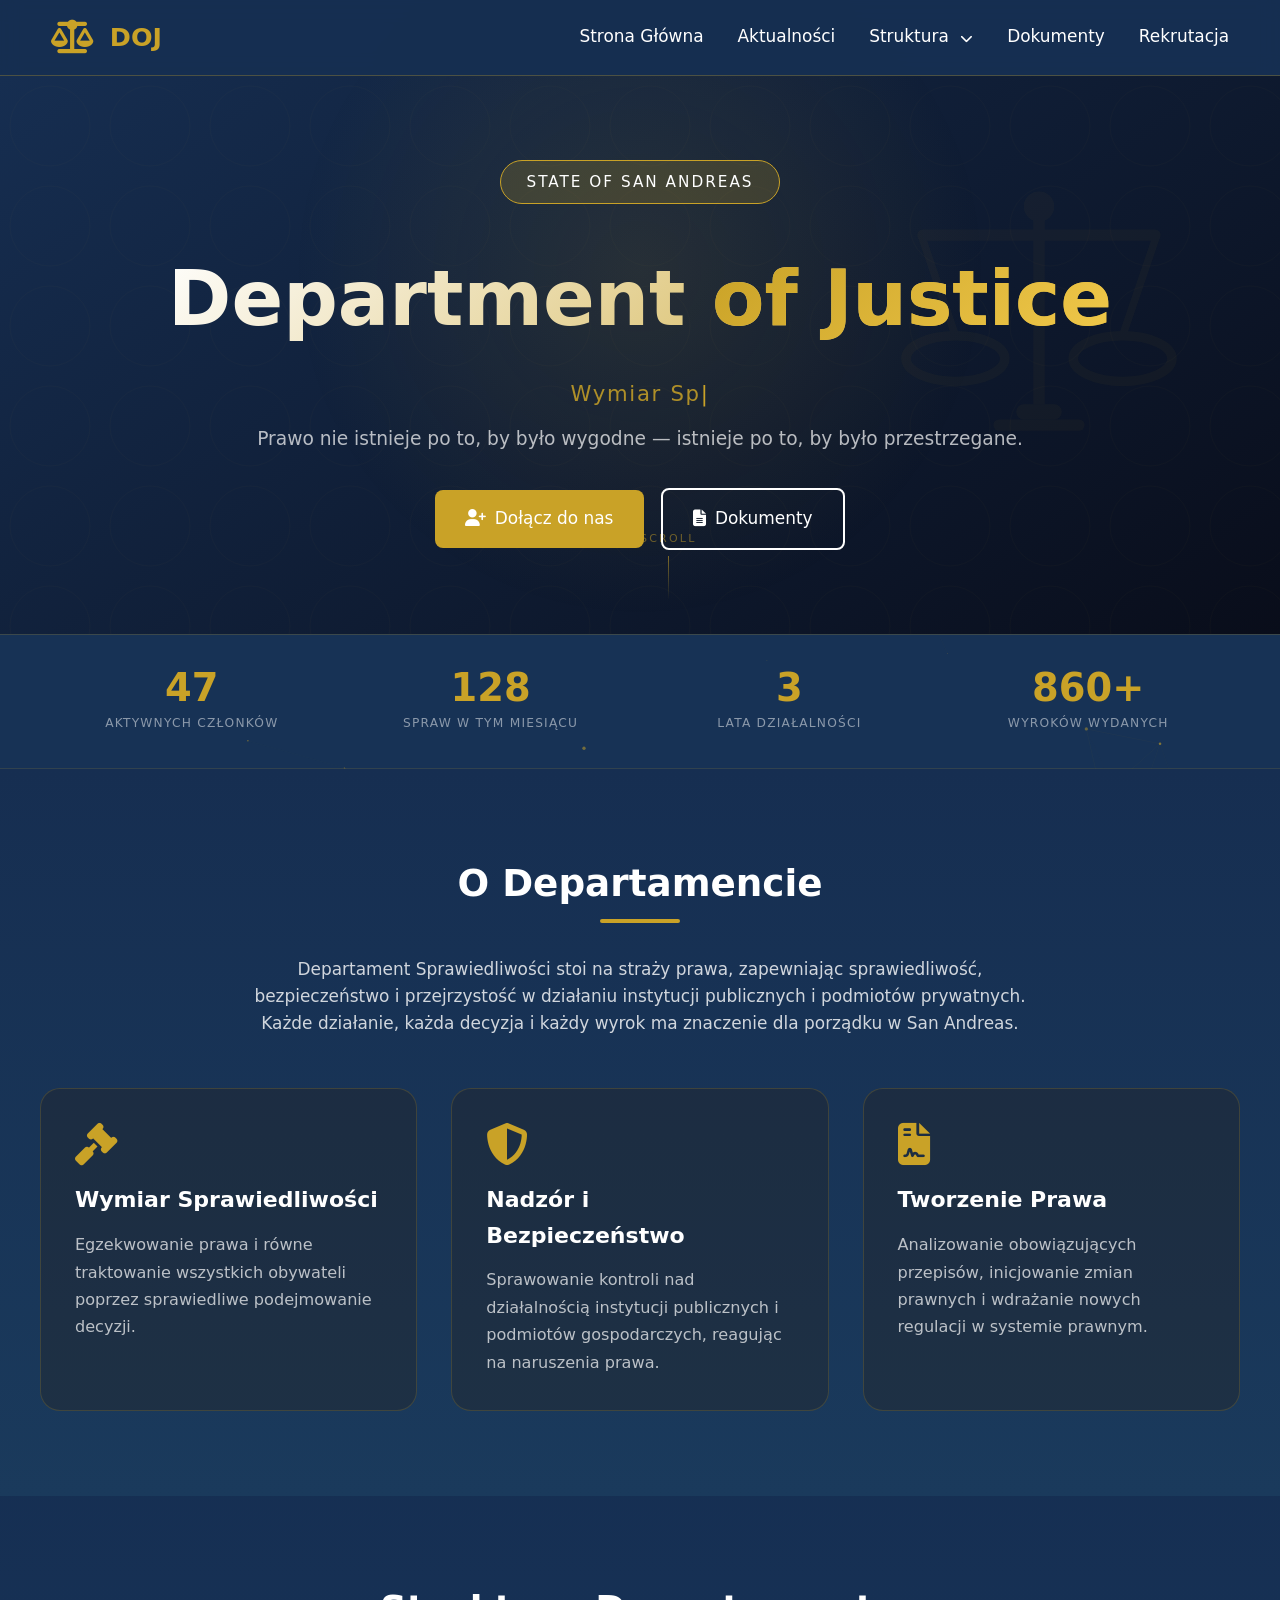
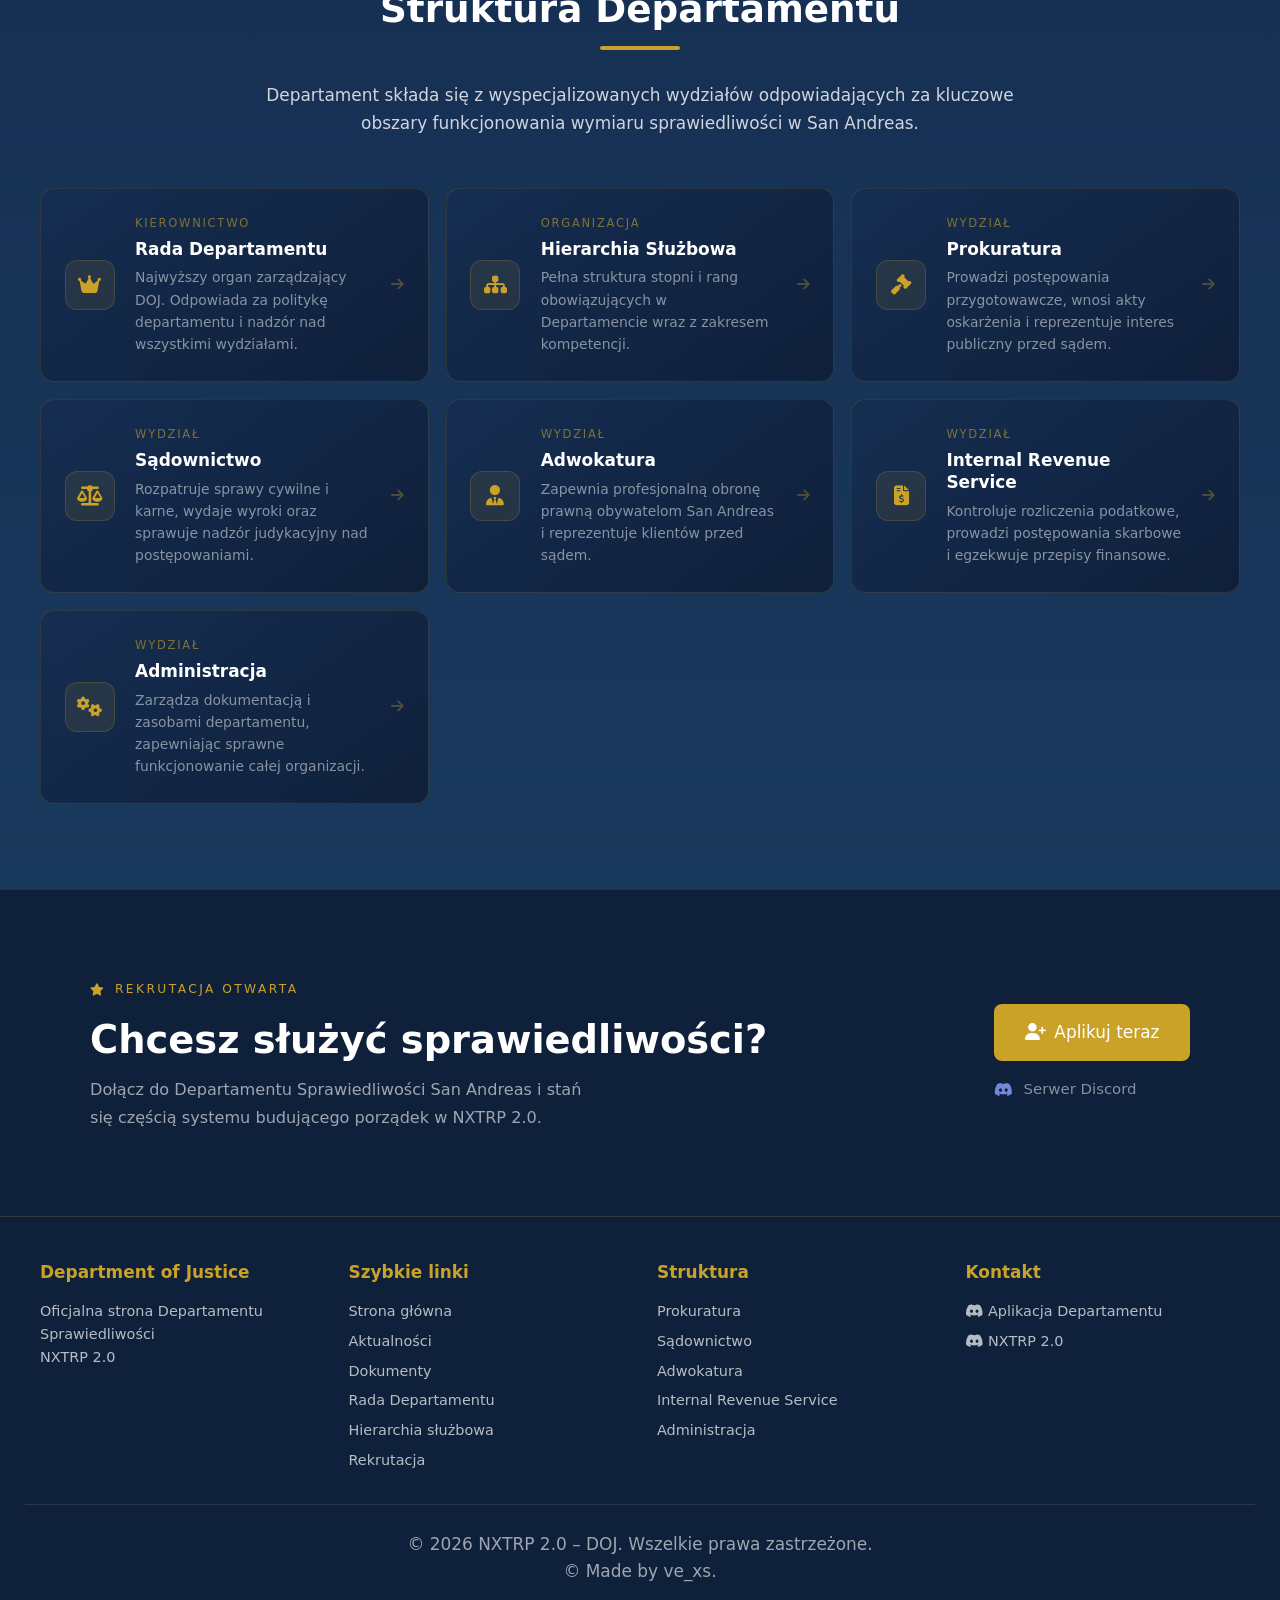
<file: index.html>
<!DOCTYPE html>
<html lang="pl">
<head>
    <meta charset="UTF-8">
    <meta name="viewport" content="width=device-width, initial-scale=1.0">
    <title>Department of Justice | NXTRP 2.0</title>
    <link href="https://cdnjs.cloudflare.com/ajax/libs/font-awesome/6.4.0/css/all.min.css" rel="stylesheet">
    <link rel="stylesheet" href="base.css">
    <link rel="stylesheet" href="layout.css">
    <link rel="stylesheet" href="components.css">
    <link rel="stylesheet" href="hero.css">
    <link rel="stylesheet" href="footer.css">
    <link rel="stylesheet" href="mobile.css">
    <link rel="icon" type="image/png" href="dojlogog.png">
</head>
<body>

<!-- LOADER -->
<div class="loader" id="loader">
    <div class="loader-inner">
        <div class="loader-icon"></div>
        <div class="loader-text">Department of Justice</div>
    </div>
</div>

<!-- PARTICLE CANVAS -->
<canvas id="particle-canvas"></canvas>

<nav id="navbar" role="navigation" aria-label="Główna nawigacja">
    <div class="nav-container">
        <a href="https://dojnxtrp.pl/" class="logo">
            <i class="fas fa-balance-scale"></i> DOJ
        </a>
        <ul class="nav-links">
            <li><a href="https://dojnxtrp.pl/">Strona Główna</a></li>
            <li><a href="https://aktualnosci.dojnxtrp.pl">Aktualności</a></li>
            <li class="has-submenu">
                <a href="#">Struktura <i class="fas fa-chevron-down"></i></a>
                <ul class="submenu">
                    <li><a href="https://rada.dojnxtrp.pl/">Rada Departamentu</a></li>
                    <li><a href="https://hierarchia.dojnxtrp.pl/">Hierarchia służbowa</a></li>
                    <li class="submenu-divider"></li>
                    <li><a href="https://prokuratura.dojnxtrp.pl/">Prokuratura</a></li>
                    <li><a href="https://sadownictwo.dojnxtrp.pl/">Sądownictwo</a></li>
                    <li><a href="https://adwokatura.dojnxtrp.pl/">Adwokatura</a></li>
                    <li><a href="https://irs.dojnxtrp.pl/">Internal Revenue Service</a></li>
                    <li><a href="https://administracja.dojnxtrp.pl/">Administracja</a></li>
                </ul>
            </li>
            <li><a href="https://dokumenty.dojnxtrp.pl/">Dokumenty</a></li>
            <li><a href="https://rekrutacja.dojnxtrp.pl/">Rekrutacja</a></li>
        </ul>
    </div>
    <button id="hamburger" class="hamburger" aria-label="Menu" aria-expanded="false">
        <span></span><span></span><span></span>
    </button>
</nav>

<div id="overlay" class="overlay"></div>

<div class="mobile-menu" id="mobileMenu" aria-hidden="true">
    <div class="mobile-main-menu">
        <a href="https://dojnxtrp.pl/">Strona główna</a>
        <a href="https://aktualnosci.dojnxtrp.pl">Aktualności</a>
        <a href="#" class="mobile-open-structure">Struktura <i class="fas fa-chevron-right"></i></a>
        <a href="https://dokumenty.dojnxtrp.pl/">Dokumenty</a>
        <a href="https://rekrutacja.dojnxtrp.pl/">Rekrutacja</a>
    </div>
    <div class="mobile-structure-menu">
        <a href="#" class="mobile-back"><i class="fas fa-chevron-left"></i> Wróć</a>
        <a href="https://rada.dojnxtrp.pl/">Rada Departamentu</a>
        <a href="https://hierarchia.dojnxtrp.pl/">Hierarchia służbowa</a>
        <a href="https://prokuratura.dojnxtrp.pl/">Prokuratura</a>
        <a href="https://sadownictwo.dojnxtrp.pl/">Sądownictwo</a>
        <a href="https://adwokatura.dojnxtrp.pl/">Adwokatura</a>
        <a href="https://irs.dojnxtrp.pl/">Internal Revenue Service</a>
        <a href="https://administracja.dojnxtrp.pl/">Administracja</a>
    </div>
</div>

<a id="maincontent" tabindex="-1"></a>

<section class="hero" id="home">
    <div class="hero-glow" id="heroGlow"></div>
    <div class="hero-watermark">
        <svg viewBox="0 0 100 100" fill="none" xmlns="http://www.w3.org/2000/svg">
            <circle cx="50" cy="12" r="4" fill="#C9A227"/>
            <rect x="48.5" y="12" width="3" height="52" fill="#C9A227"/>
            <rect x="18" y="18" width="64" height="3" rx="1.5" fill="#C9A227"/>
            <ellipse cx="28" cy="52" rx="13" ry="6" stroke="#C9A227" stroke-width="2.5" fill="none"/>
            <ellipse cx="72" cy="52" rx="13" ry="6" stroke="#C9A227" stroke-width="2.5" fill="none"/>
            <line x1="19" y1="19.5" x2="28" y2="46" stroke="#C9A227" stroke-width="2"/>
            <line x1="81" y1="19.5" x2="72" y2="46" stroke="#C9A227" stroke-width="2"/>
            <rect x="44" y="64" width="12" height="4" rx="2" fill="#C9A227"/>
            <rect x="38" y="68" width="24" height="3" rx="1.5" fill="#C9A227"/>
        </svg>
    </div>

    <div class="hero-content">
        <span class="hero-badge">State of San Andreas</span>
        <h1>Department <span class="accent-text">of Justice</span></h1>
        <div class="hero-typewriter">
            <span id="typewriter-text"></span><span class="typewriter-cursor">|</span>
        </div>
        <p>Prawo nie istnieje po to, by było wygodne — istnieje po to, by było przestrzegane.</p>
        <div class="hero-buttons">
            <a href="https://rekrutacja.dojnxtrp.pl/" class="btn btn-primary btn-hero">
                <i class="fas fa-user-plus"></i> Dołącz do nas
            </a>
            <a href="https://dokumenty.dojnxtrp.pl/" class="btn btn-outline btn-hero">
                <i class="fas fa-file-alt"></i> Dokumenty
            </a>
        </div>
    </div>

    <div class="scroll-indicator">
        <span>SCROLL</span>
        <div class="scroll-line"></div>
    </div>
</section>

<div class="stats-bar">
    <div class="stat-item reveal">
        <div class="stat-value" data-target="47">0</div>
        <div class="stat-label">Aktywnych członków</div>
    </div>
    <div class="stat-item reveal" style="--delay:0.1s">
        <div class="stat-value" data-target="128">0</div>
        <div class="stat-label">Spraw w tym miesiącu</div>
    </div>
    <div class="stat-item reveal" style="--delay:0.2s">
        <div class="stat-value" data-target="3">0</div>
        <div class="stat-label">Lata działalności</div>
    </div>
    <div class="stat-item reveal" style="--delay:0.3s">
        <div class="stat-value" data-target="860">0</div>
        <div class="stat-label">Wyroków wydanych</div>
    </div>
</div>

<section class="about" id="about">
    <div class="section-header reveal">
        <h2>O Departamencie</h2>
        <p>Departament Sprawiedliwości stoi na straży prawa, zapewniając sprawiedliwość, bezpieczeństwo i przejrzystość w działaniu instytucji publicznych i podmiotów prywatnych.<br>Każde działanie, każda decyzja i każdy wyrok ma znaczenie dla porządku w San Andreas.</p>
    </div>
    <div class="about-grid">
        <div class="about-card reveal" style="--delay:0s">
            <i class="fas fa-gavel"></i>
            <h3>Wymiar Sprawiedliwości</h3>
            <p>Egzekwowanie prawa i równe traktowanie wszystkich obywateli poprzez sprawiedliwe podejmowanie decyzji.</p>
        </div>
        <div class="about-card reveal" style="--delay:0.15s">
            <i class="fas fa-shield-alt"></i>
            <h3>Nadzór i Bezpieczeństwo</h3>
            <p>Sprawowanie kontroli nad działalnością instytucji publicznych i podmiotów gospodarczych, reagując na naruszenia prawa.</p>
        </div>
        <div class="about-card reveal" style="--delay:0.3s">
            <i class="fas fa-file-contract"></i>
            <h3>Tworzenie Prawa</h3>
            <p>Analizowanie obowiązujących przepisów, inicjowanie zmian prawnych i wdrażanie nowych regulacji w systemie prawnym.</p>
        </div>
    </div>
</section>

<section class="struktura-section" id="struktura">
    <div class="section-header reveal">
        <h2>Struktura Departamentu</h2>
        <p>Departament składa się z wyspecjalizowanych wydziałów odpowiadających za kluczowe obszary funkcjonowania wymiaru sprawiedliwości w San Andreas.</p>
    </div>

    <div class="struktura-grid">

        <a href="https://rada.dojnxtrp.pl/" class="dept-card reveal" style="--delay:0s">
            <div class="dept-card-icon"><i class="fas fa-crown"></i></div>
            <div class="dept-card-body">
                <div class="dept-card-label">Kierownictwo</div>
                <h3>Rada Departamentu</h3>
                <p>Najwyższy organ zarządzający DOJ. Odpowiada za politykę departamentu i nadzór nad wszystkimi wydziałami.</p>
            </div>
            <div class="dept-card-arrow"><i class="fas fa-arrow-right"></i></div>
        </a>

        <a href="https://hierarchia.dojnxtrp.pl/" class="dept-card reveal" style="--delay:0.08s">
            <div class="dept-card-icon"><i class="fas fa-sitemap"></i></div>
            <div class="dept-card-body">
                <div class="dept-card-label">Organizacja</div>
                <h3>Hierarchia Służbowa</h3>
                <p>Pełna struktura stopni i rang obowiązujących w Departamencie wraz z zakresem kompetencji.</p>
            </div>
            <div class="dept-card-arrow"><i class="fas fa-arrow-right"></i></div>
        </a>

        <a href="https://prokuratura.dojnxtrp.pl/" class="dept-card reveal" style="--delay:0.16s">
            <div class="dept-card-icon"><i class="fas fa-gavel"></i></div>
            <div class="dept-card-body">
                <div class="dept-card-label">Wydział</div>
                <h3>Prokuratura</h3>
                <p>Prowadzi postępowania przygotowawcze, wnosi akty oskarżenia i reprezentuje interes publiczny przed sądem.</p>
            </div>
            <div class="dept-card-arrow"><i class="fas fa-arrow-right"></i></div>
        </a>

        <a href="https://sadownictwo.dojnxtrp.pl/" class="dept-card reveal" style="--delay:0.24s">
            <div class="dept-card-icon"><i class="fas fa-balance-scale"></i></div>
            <div class="dept-card-body">
                <div class="dept-card-label">Wydział</div>
                <h3>Sądownictwo</h3>
                <p>Rozpatruje sprawy cywilne i karne, wydaje wyroki oraz sprawuje nadzór judykacyjny nad postępowaniami.</p>
            </div>
            <div class="dept-card-arrow"><i class="fas fa-arrow-right"></i></div>
        </a>

        <a href="https://adwokatura.dojnxtrp.pl/" class="dept-card reveal" style="--delay:0.32s">
            <div class="dept-card-icon"><i class="fas fa-user-tie"></i></div>
            <div class="dept-card-body">
                <div class="dept-card-label">Wydział</div>
                <h3>Adwokatura</h3>
                <p>Zapewnia profesjonalną obronę prawną obywatelom San Andreas i reprezentuje klientów przed sądem.</p>
            </div>
            <div class="dept-card-arrow"><i class="fas fa-arrow-right"></i></div>
        </a>

        <a href="https://irs.dojnxtrp.pl/" class="dept-card reveal" style="--delay:0.40s">
            <div class="dept-card-icon"><i class="fas fa-file-invoice-dollar"></i></div>
            <div class="dept-card-body">
                <div class="dept-card-label">Wydział</div>
                <h3>Internal Revenue Service</h3>
                <p>Kontroluje rozliczenia podatkowe, prowadzi postępowania skarbowe i egzekwuje przepisy finansowe.</p>
            </div>
            <div class="dept-card-arrow"><i class="fas fa-arrow-right"></i></div>
        </a>

        <a href="https://administracja.dojnxtrp.pl/" class="dept-card reveal" style="--delay:0.48s">
            <div class="dept-card-icon"><i class="fas fa-cogs"></i></div>
            <div class="dept-card-body">
                <div class="dept-card-label">Wydział</div>
                <h3>Administracja</h3>
                <p>Zarządza dokumentacją i zasobami departamentu, zapewniając sprawne funkcjonowanie całej organizacji.</p>
            </div>
            <div class="dept-card-arrow"><i class="fas fa-arrow-right"></i></div>
        </a>

    </div>
</section>

<!-- ═══ CTA ═══ -->
<section class="cta-section">
    <div class="cta-inner reveal">
        <div class="cta-text">
            <div class="cta-label"><i class="fas fa-star"></i> Rekrutacja otwarta</div>
            <h2>Chcesz służyć sprawiedliwości?</h2>
            <p>Dołącz do Departamentu Sprawiedliwości San Andreas i stań się częścią systemu budującego porządek w NXTRP 2.0.</p>
        </div>
        <div class="cta-action">
            <a href="https://rekrutacja.dojnxtrp.pl/" class="btn btn-primary">
                <i class="fas fa-user-plus"></i> Aplikuj teraz
            </a>
            <a href="https://discord.gg/yJ2vK65k5r" target="_blank" class="cta-discord">
                <i class="fab fa-discord"></i> Serwer Discord
            </a>
        </div>
    </div>
</section>

<footer>
    <div class="footer-content">
        <div class="footer-section">
            <h4>Department of Justice</h4>
            <p>Oficjalna strona Departamentu Sprawiedliwości<br>NXTRP 2.0</p>
        </div>
        <div class="footer-section">
            <h4>Szybkie linki</h4>
            <a href="https://dojnxtrp.pl/">Strona główna</a>
            <a href="https://aktualnosci.dojnxtrp.pl">Aktualności</a>
            <a href="https://dokumenty.dojnxtrp.pl/">Dokumenty</a>
            <a href="https://rada.dojnxtrp.pl/">Rada Departamentu</a>
            <a href="https://hierarchia.dojnxtrp.pl/">Hierarchia służbowa</a>
            <a href="https://rekrutacja.dojnxtrp.pl/">Rekrutacja</a>
        </div>
        <div class="footer-section">
            <h4>Struktura</h4>
            <a href="https://prokuratura.dojnxtrp.pl/">Prokuratura</a>
            <a href="https://sadownictwo.dojnxtrp.pl/">Sądownictwo</a>
            <a href="https://adwokatura.dojnxtrp.pl/">Adwokatura</a>
            <a href="https://irs.dojnxtrp.pl/">Internal Revenue Service</a>
            <a href="https://administracja.dojnxtrp.pl/">Administracja</a>
        </div>
        <div class="footer-section">
            <h4>Kontakt</h4>
            <a href="https://discord.gg/yJ2vK65k5r" target="_blank"><i class="fab fa-discord"></i> Aplikacja Departamentu</a>
            <a href="https://discord.gg/h5h69dvCpX" target="_blank"><i class="fab fa-discord"></i> NXTRP 2.0</a>
        </div>
    </div>
    <div class="footer-bottom">
        <p>&copy; 2026 NXTRP 2.0 – DOJ. Wszelkie prawa zastrzeżone.</p>
        <p>&copy; Made by ve_xs.</p>
    </div>
</footer>

<script src="core.js"></script>
</body>
</html>
</file>
<file: base.css>
:root {
    /* Kolory główne - granatowa paleta */
    --primary: #1a3a5c;           /* Ciemny granat - główne tło */
    --dark: #162e51;              /* GŁÓWNY kolor - ciemniejszy granat */
    --dark-brown: #0f1f38;        /* Bardzo ciemny granat - kafelki */
    --accent: #C9A227;            /* Złoto - akcenty */
    --accent-hover: #d4af37;      /* Jaśniejsze złoto */
    --burgundy: #a0522d;          /* Sienna - ważne elementy */
    --light: #ffffff;             /* Biały tekst */
    --text-dark: #162e51;         /* Ciemny tekst na jasnych elementach */
    --text-muted: rgba(22, 46, 81, .8); /* Przygaszony tekst */
    
    /* Gradiety */
    --gradient-card: linear-gradient(145deg, rgba(22, 46, 81, 0.95), rgba(15, 31, 56, 0.98));
    --gradient-bg: linear-gradient(180deg, #2a4a6f 0%, #1a3a5c 100%);
    
    /* Inne */
    --text-scale: 1;
}

* {
    margin: 0;
    padding: 0;
    box-sizing: border-box;
}

html {
    scroll-behavior: smooth;
}

body {
    font-family: 'Inter', 'Roboto', 'Segoe UI', system-ui, sans-serif;
    background: var(--primary);
    color: var(--text-dark);
    overflow-x: hidden;
    -webkit-font-smoothing: antialiased;
    -moz-osx-font-smoothing: grayscale;
}

/* Scrollbar - złoty */
::-webkit-scrollbar {
    width: 10px;
}

::-webkit-scrollbar-track {
    background: var(--dark);
}

::-webkit-scrollbar-thumb {
    background: var(--dark-brown);
    border-radius: 5px;
}

::-webkit-scrollbar-thumb:hover {
    background: var(--accent);
}

/* Loader */
.loader {
    position: fixed;
    top: 0;
    left: 0;
    width: 100%;
    height: 100%;
    background: var(--primary);
    z-index: 9999;
    display: flex;
    align-items: center;
    justify-content: center;
    transition: opacity .5s, visibility .5s;
}

.loader.hidden {
    opacity: 0;
    visibility: hidden;
    pointer-events: none;
}

.loader-icon {
    width: 80px;
    height: 80px;
    border: 4px solid var(--accent);
    border-top-color: transparent;
    border-radius: 50%;
    animation: spin 1s linear infinite;
}

@keyframes spin {
    to { transform: rotate(360deg); }
}

/* Fade-in */
.fade-in {
    opacity: 0;
    transform: translateY(30px);
    transition: all .6s ease-out;
}

.fade-in.visible {
    opacity: 1;
    transform: translateY(0);
}


/* ========== ABOUT SECTION - BROWN ========== */

.about {
    background: linear-gradient(180deg, var(--dark) 0%, var(--primary) 100%);
}

.about-grid {
    display: grid;
    grid-template-columns: repeat(auto-fit, minmax(280px, 1fr));
    gap: 2rem;
    max-width: 1200px;
    margin: 0 auto;
}

.about-card {
    background: rgba(42, 31, 22, .3);
    border: 1px solid rgba(201, 162, 39, .2);
    border-radius: 20px;
    padding: 2rem;
    transition: all .3s;
}

.about-card:hover {
    transform: translateY(-10px);
    border-color: var(--accent);
    box-shadow: 0 20px 40px rgba(201, 162, 39, .2);
}

.about-card i {
    font-size: 2.5rem;
    color: var(--accent);
    margin-bottom: 1rem;
    display: block;
}

.about-card h3 {
    font-size: 1.3rem;
    margin-bottom: .8rem;
}

.about-card p {
    color: rgba(255, 255, 255, .7);
    line-height: 1.7;
    font-size: .95rem;

}
</file>
<file: layout.css>
nav {
    position: fixed;
    top: 0;
    width: 100%;
    z-index: 1000;
    background: rgba(22, 46, 81, .95);
    backdrop-filter: blur(10px);
    border-bottom: 1px solid rgba(201, 162, 39, .3);
    transition: all .3s;
}

nav.scrolled {
    background: rgba(22, 46, 81, .98);
    box-shadow: 0 4px 30px rgba(0, 0, 0, .5);
}



.nav-container {
    max-width: 1400px;
    margin: 0 auto;
    display: flex;
    justify-content: space-between;
    align-items: center;
    padding: 1rem 2rem;
}
.submenu-divider {
    height: 1px;
    background: rgba(255,255,255,0.15);
    margin: 8px 0;
    list-style: none;
}


.logo {
    display: flex;
    align-items: center;
    gap: 1rem;
    font-size: 1.5rem;
    font-weight: 700;
    color: var(--accent);
    text-decoration: none;
}

.logo i {
    font-size: 2rem;
}

.nav-links {
    display: flex;
    gap: 2rem;
    list-style: none;
}

.nav-links a {
    color: var(--light);
    text-decoration: none;
    font-weight: 500;
    position: relative;
    padding: .5rem 0;
    transition: color .3s;
}

.nav-links a::after {
    content: '';
    position: absolute;
    bottom: 0;
    left: 0;
    width: 0;
    height: 2px;
    background: var(--accent);
    transition: width .3s;
}

.nav-links a:hover {
    color: var(--accent);
}

.nav-links a:hover::after {
    width: 100%;
}



section {
    padding: 5rem 1.5rem;
}

.section-header {
    text-align: center;
    margin-bottom: 3rem;
}

.section-header h2 {
    font-size: 2.2rem;
    margin-bottom: 1rem;
    position: relative;
    display: inline-block;
    color: var(--light);
}

.section-header h2::after {
    content: '';
    position: absolute;
    bottom: -10px;
    left: 50%;
    transform: translateX(-50%);
    width: 80px;
    height: 4px;
    background: var(--accent);
    border-radius: 2px;
}

.section-header p {
    color: rgba(255, 255, 255, .8);
    max-width: 800px;
    margin: 1.5rem auto 0;

}



/* ─── STRUKTURA SECTION ──────────────────────────────────── */
.struktura-section {
    background: linear-gradient(180deg, rgba(22,46,81,0.85) 0%, rgba(26,58,92,0.85) 100%);
    padding: 5rem 1.5rem;
}

.struktura-grid {
    display: grid;
    grid-template-columns: repeat(auto-fit, minmax(320px, 1fr));
    gap: 1rem;
    max-width: 1200px;
    margin: 0 auto;
}

.dept-card {
    display: flex; align-items: center; gap: 1.2rem;
    background: linear-gradient(145deg, rgba(22,46,81,0.9), rgba(15,31,56,0.95));
    border: 1px solid rgba(201,162,39,0.15);
    border-radius: 14px; padding: 1.5rem 1.4rem;
    text-decoration: none; color: inherit;
    transition: all 0.3s ease;
    position: relative; overflow: hidden;
}
.dept-card::before {
    content: ''; position: absolute;
    left: 0; top: 0; bottom: 0; width: 3px;
    background: linear-gradient(to bottom, #C9A227, rgba(201,162,39,0.3));
    transform: scaleY(0); transform-origin: top;
    transition: transform 0.35s ease;
}
.dept-card:hover {
    border-color: rgba(201,162,39,0.45);
    background: linear-gradient(145deg, rgba(26,58,100,0.95), rgba(18,38,68,0.98));
    transform: translateY(-3px);
    box-shadow: 0 12px 35px rgba(0,0,0,0.35);
}
.dept-card:hover::before { transform: scaleY(1); }

.dept-card-icon {
    flex-shrink: 0;
    width: 50px; height: 50px; border-radius: 12px;
    background: rgba(201,162,39,0.1);
    border: 1px solid rgba(201,162,39,0.2);
    display: flex; align-items: center; justify-content: center;
    color: #C9A227; font-size: 1.2rem;
    transition: background 0.3s, transform 0.3s;
}
.dept-card:hover .dept-card-icon {
    background: rgba(201,162,39,0.18);
    transform: scale(1.08);
}

.dept-card-body { flex: 1; min-width: 0; }
.dept-card-label {
    font-size: 0.68rem; text-transform: uppercase;
    letter-spacing: 0.15em; color: rgba(201,162,39,0.6);
    margin-bottom: 0.3rem;
}
.dept-card-body h3 {
    font-size: 1rem; font-weight: 600;
    color: #fff; margin-bottom: 0.4rem; line-height: 1.3;
    transition: color 0.25s;
}
.dept-card:hover .dept-card-body h3 { color: #C9A227; }
.dept-card-body p {
    font-size: 0.82rem; color: rgba(255,255,255,0.5);
    line-height: 1.6; margin: 0;
}

.dept-card-arrow {
    flex-shrink: 0; color: rgba(201,162,39,0.35);
    font-size: 0.85rem;
    transition: transform 0.3s, color 0.3s;
}
.dept-card:hover .dept-card-arrow {
    transform: translateX(4px); color: #C9A227;
}

/* ─── CTA SECTION ────────────────────────────────────────── */
.cta-section {
    background: rgba(15,31,56,0.9);
    border-top: 1px solid rgba(201,162,39,0.15);
    padding: 5rem 1.5rem;
}
.cta-inner {
    max-width: 1100px; margin: 0 auto;
    display: flex; align-items: center;
    justify-content: space-between; gap: 3rem;
    flex-wrap: wrap;
}
.cta-label {
    display: inline-flex; align-items: center; gap: 0.5rem;
    font-size: 0.72rem; text-transform: uppercase; letter-spacing: 0.2em;
    color: #C9A227; margin-bottom: 1rem;
}
.cta-text h2 {
    font-size: clamp(1.6rem, 3vw, 2.4rem);
    color: #fff; font-weight: 700; margin-bottom: 0.8rem; line-height: 1.2;
}
.cta-text p {
    font-size: 0.95rem; color: rgba(255,255,255,0.6);
    max-width: 500px; line-height: 1.7;
}
.cta-action {
    display: flex; flex-direction: column; gap: 1rem;
    align-items: flex-start; flex-shrink: 0;
}
.cta-discord {
    display: flex; align-items: center; gap: 0.6rem;
    color: rgba(255,255,255,0.5); font-size: 0.88rem;
    text-decoration: none; transition: color 0.25s;
}
.cta-discord i { color: #7289da; }
.cta-discord:hover { color: #fff; }

@media (max-width: 768px) {
    .cta-inner { flex-direction: column; text-align: center; }
    .cta-action { align-items: center; width: 100%; }
    .struktura-grid { grid-template-columns: 1fr; }
}
</file>
<file: components.css>
:root {
    --primary: #1a3a5c;
    --dark: #162e51;
    --light: #ffffff;
    --text-dark: #ffffff;
    --accent: #C9A227;
    --transition-fast: 160ms;
    --transition-medium: 300ms;
    --text-scale: 1.06;
}

html {
    font-size: calc(16px * var(--text-scale));
}

body {
    margin: 0;
    font-family: 'Inter', 'Segoe UI', system-ui, sans-serif;
    color: var(--light);
    line-height: 1.6;
}


.btn {
    padding: .9rem 1.8rem;
    border-radius: 8px;
    font-weight: 500;
    text-decoration: none;
    cursor: pointer;
    border: none;
    font-size: .95rem;
    display: inline-flex;
    align-items: center;
    gap: .5rem;
    transition: all .3s;
}

.btn-primary {
    background: var(--accent);
    color: var(--light);
}

.btn-outline {
    background: transparent;
    color: var(--text-dark);
    border: 2px solid var(--text-dark);
}

.btn-small {
    padding: .6rem 1.2rem;
    font-size: .85rem;
}

.btn-doc {
    background: rgba(255,255,255,.12);
    color: var(--light);
    border: 1.5px solid rgba(255,255,255,.35);
    backdrop-filter: blur(10px);
}


.hero-buttons {
    display: flex;
    justify-content: center;
    align-items: center;
    gap: 1.5rem;
}

.hero-buttons .btn-hero {
    flex: 0 0 auto;
    width: auto;
    margin: 0;
}

@media (max-width: 600px) {
    .hero-buttons {
        flex-direction: column;
    }

    .hero-buttons .btn-hero {
        width: 100%;
        justify-content: center;
    }
}


.docs-grid {
    display: grid;
    grid-template-columns: repeat(auto-fit, minmax(300px, 1fr));
    gap: 1.5rem;
    align-items: stretch;
}


.doc-card {
    background: linear-gradient(145deg, rgba(22,46,81,.95), rgba(15,31,56,.98));
    border: 1px solid rgba(201,162,39,.45);
    border-radius: 16px;
    padding: 1.5rem;
    display: flex;
    flex-direction: column;
    height: 100%;
}

.doc-card p {
    color: rgba(255,255,255,.85);
    margin-bottom: 1.2rem;
}

.doc-footer {
    margin-top: auto;
    display: flex;
    justify-content: space-between;
    align-items: center;
    gap: 1rem;
}


.doc-card .btn-doc {
    transition:
        background-color 0.25s ease,
        border-color 0.25s ease,
        box-shadow 0.25s ease,
        transform 0.2s ease;
}

.doc-card .btn-doc:hover {
    background-color: rgba(201, 162, 39, 0.18);
    border-color: var(--accent);
    transform: translateY(-2px);
    box-shadow: 0 6px 16px rgba(201, 162, 39, 0.35);
}

.doc-card .btn {
    flex: 0 0 auto;
    width: auto;
}


h1 { font-size: 2.25rem; }
h2 { font-size: 1.75rem; }
h3 { font-size: 1.25rem; }
h4 { font-size: 1rem; }

p, a, li, .btn {
    font-size: 1rem;
}




.documents {
    background: #1f3f63;
    padding: 4rem 1rem;
}

.documents .docs-grid {
    display: grid;
    grid-template-columns: repeat(auto-fit, minmax(280px, 1fr));
    gap: 2rem;
}

.documents .doc-card {
    background: linear-gradient(
        180deg,
        rgba(18, 38, 63, 0.95),
        rgba(13, 29, 50, 0.98)
    );
    border-radius: 18px;
    padding: 2rem 1.8rem;
    border: 1px solid rgba(201, 162, 39, 0.35);
    box-shadow: 0 20px 50px rgba(0,0,0,.35);

    display: flex;
    flex-direction: column;
    height: 100%;

    transition: transform .35s ease, box-shadow .35s ease, border-color .35s ease;
}

.documents .doc-card:hover {
    transform: translateY(-6px);
    border-color: var(--accent);
    box-shadow: 0 25px 60px rgba(0,0,0,.45);
}

.documents .doc-header {
    display: flex;
    align-items: flex-start;
    gap: 1rem;
    margin-bottom: 1.2rem;
}

.documents .doc-icon i {
    color: var(--accent);
    font-size: 1.8rem;
}

.documents .doc-info h3 {
    font-size: 1.2rem;
    line-height: 1.35;
    margin: 0 0 .3rem;
    color: #ffffff;
}

.documents .doc-info span {
    font-size: .85rem;
    opacity: .75;
}

.documents .doc-card p {
    font-size: .95rem;
    color: rgba(255,255,255,.85);
    line-height: 1.55;
    margin: .6rem 0 1.4rem;

    display: -webkit-box;
    -webkit-box-orient: vertical;
    overflow: hidden;
}

.documents .doc-footer {
    margin-top: auto;
    display: flex;
    justify-content: space-between;
    align-items: center;
}

.documents .doc-meta {
    font-size: .85rem;
    opacity: .8;
}

.documents .btn-doc {
    background: rgba(255,255,255,.12);
    border: 1.5px solid rgba(255,255,255,.35);
    color: #fff;
}


.nav-links li {
    position: relative;
}

.submenu {
    position: absolute;
    top: 100%;
    left: 0;
    min-width: 220px;
    background: #162e51;
    border-radius: 8px;
    padding: 10px 0;
    display: none;
    box-shadow: 0 10px 25px rgba(0,0,0,.25);
    z-index: 1000;
}

.has-submenu:hover .submenu {
    display: block;
}

.submenu li a {
    display: block;
    padding: 10px 20px;
    white-space: nowrap;
}

.submenu li a:hover {
    background: rgba(255,255,255,.08);
}

/* ikonka strzałki */
.has-submenu > a i {
    font-size: 0.75em;
    margin-left: 6px;
}
.nav-links,
.nav-links ul {
    list-style: none;
    margin: 0;
    padding: 0;
}

.page-section {
    max-width: 1200px;
    margin: 140px auto;
    padding: 0 20px;
    color: white;
}

.image-wrapper {
    display: flex;
    justify-content: center;
}

.image-wrapper img {
    max-width: 100%;
    border-radius: 14px;
}



.doj-profile {
    background-color: #162e51;
    padding: 100px 0;
    color: #ffffff;
}

.doj-profile-inner {
    max-width: 1200px;
    margin: 0 auto;
    padding: 0 30px;

    display: flex;
    gap: 60px;
    align-items: center;
}

.doj-profile-left img {
    width: 360px;
    height: auto;
    border-radius: 6px;
    box-shadow: 0 20px 40px rgba(0, 0, 0, 0.45);
}

.doj-profile-right {
    flex: 1;
}

.doj-rank {
    margin: 0 0 12px;
    font-size: 0.85rem;
    letter-spacing: 2px;
    text-transform: uppercase;
    color: #9fb6d9;
    font-weight: 600;
}

.doj-name {
    margin: 0 0 30px;
    font-size: 2.2rem;
    font-weight: 700;
    color: #ffffff;
}

.doj-profile-right p {
    font-size: 1rem;
    line-height: 1.8;
    color: rgba(255, 255, 255, 0.9);
    max-width: 720px;
}

@media (max-width: 900px) {
    .doj-profile-inner {
        flex-direction: column;
        text-align: center;
    }

    .doj-profile-left img {
        width: 260px;
    }
}

#particle-canvas {
    position: fixed;
    top: 0; left: 0;
    width: 100%; height: 100%;
    pointer-events: none;
    z-index: 0;
}
/* Ensure content is above canvas */
section, footer, .mobile-menu, .overlay, .loader, .-bar {
    position: relative;
    z-index: 1;
}

nav {
    position: relative;
    z-index: 1000;
}

/* ─── LOADER ─────────────────────────────────────────────── */
.loader {
    position: fixed;
    inset: 0;
    background: #0f1f38;
    z-index: 9999;
    display: flex;
    align-items: center;
    justify-content: center;
    transition: opacity 0.6s ease, visibility 0.6s ease;
}

.loader.hidden {
    opacity: 0;
    visibility: hidden;
    pointer-events: none;
}

.loader-inner {
    display: flex;
    flex-direction: column;
    align-items: center;
    gap: 1.2rem;
}

.loader-icon {
    width: 56px;
    height: 56px;
    border: 3px solid rgba(201,162,39,0.3);
    border-top-color: #C9A227;
    border-radius: 50%;
    animation: spin 0.9s linear infinite;
}

.loader-text {
    color: rgba(201,162,39,0.8);
    font-size: 0.75rem;
    letter-spacing: 0.25em;
    text-transform: uppercase;
    font-family: 'Segoe UI', system-ui, sans-serif;
    animation: pulse 1.5s ease-in-out infinite;
}

@keyframes spin { to { transform: rotate(360deg); } }
@keyframes pulse {
    0%, 100% { opacity: 0.5; }
    50%       { opacity: 1; }
}

/* ─── HERO EXTRAS ────────────────────────────────────────── */

/* Parallax glow blob */
.hero-glow {
    position: absolute;
    top: 35%; left: 50%;
    transform: translate(-50%, -50%);
    width: 700px; height: 700px;
    background: radial-gradient(circle, rgba(201,162,39,0.12) 0%, transparent 70%);
    pointer-events: none;
    will-change: transform;
    transition: transform 0.05s linear;
}

/* Large watermark / background decoration */
.hero-watermark {
    position: absolute;
    right: 4%;
    top: 50%;
    transform: translateY(-50%);
    width: min(380px, 40vw);
    opacity: 0.04;
    pointer-events: none;
    will-change: transform;
}

/* Gradient text for "of Justice" */
.accent-text {
    background: linear-gradient(135deg, #C9A227, #f0c84a);
    -webkit-background-clip: text;
    -webkit-text-fill-color: transparent;
    background-clip: text;
}

/* Typewriter line */
.hero-typewriter {
    font-size: clamp(0.95rem, 2.2vw, 1.25rem);
    color: rgba(201,162,39,0.85);
    letter-spacing: 0.08em;
    min-height: 1.8rem;
    margin-bottom: 0.8rem;
}

.typewriter-cursor {
    animation: blink 1s step-end infinite;
    color: #C9A227;
}

@keyframes blink {
    0%, 100% { opacity: 1; }
    50%       { opacity: 0; }
}

/* Scroll indicator */
.scroll-indicator {
    position: absolute;
    bottom: 2rem; left: 50%;
    transform: translateX(-50%);
    display: flex;
    flex-direction: column;
    align-items: center;
    gap: 0.5rem;
    color: rgba(201,162,39,0.5);
    font-size: 0.65rem;
    letter-spacing: 0.2em;
    font-family: 'Segoe UI', system-ui, sans-serif;
    animation: fadeInUp 1s ease 1.4s both;
}

.scroll-line {
    width: 1px;
    height: 44px;
    background: linear-gradient(to bottom, rgba(201,162,39,0.6), transparent);
    animation: scrollDrop 2s ease-in-out infinite;
}

@keyframes scrollDrop {
    0%   { transform: scaleY(0); transform-origin: top; opacity: 1; }
    50%  { transform: scaleY(1); transform-origin: top; opacity: 1; }
    51%  { transform: scaleY(1); transform-origin: bottom; }
    100% { transform: scaleY(0); transform-origin: bottom; opacity: 0; }
}

/* ─── STATS BAR ──────────────────────────────────────────── */
.stats-bar {
    display: grid; grid-template-columns: repeat(4, 1fr);
    background:   rgba(22,46,81,0.6);
    border-top: 1px solid rgba(201,162,39,0.2);
    border-bottom: 1px solid rgba(201,162,39,0.15);
    padding: 2rem 3rem; gap: 1rem;
}
.stat-item { text-align: center; }
.stat-value {
    font-size: clamp(1.8rem, 3vw, 2.6rem); font-weight: 800;
    color: #C9A227; line-height: 1; margin-bottom: 0.4rem;
}
.stat-label {
    font-size: 0.72rem; color: rgba(255,255,255,0.5);
    text-transform: uppercase; letter-spacing: 0.1em;
}
@media (max-width: 700px) {
    .stats-bar { grid-template-columns: repeat(2,1fr); padding: 1.5rem 1rem; }
}

/* ─── SCROLL REVEAL ──────────────────────────────────────── */
.reveal {
    opacity: 0;
    transform: translateY(36px);
    transition:
        opacity 0.65s ease var(--delay, 0s),
        transform 0.65s ease var(--delay, 0s);
}

.reveal.visible {
    opacity: 1;
    transform: translateY(0);
}

/* ─── HERO ENTRY ANIMATIONS ──────────────────────────────── */
@keyframes fadeInUp {
    from { opacity: 0; transform: translateY(40px); }
    to   { opacity: 1; transform: translateY(0); }
}

@keyframes fadeInDown {
    from { opacity: 0; transform: translateY(-20px); }
    to   { opacity: 1; transform: translateY(0); }
}

.hero-badge  { animation: fadeInDown 0.9s ease 0.2s both; }
.hero h1     { animation: fadeInUp  0.9s ease 0.4s both; }
.hero-typewriter { animation: fadeInUp 0.9s ease 0.6s both; }
.hero p      { animation: fadeInUp  0.9s ease 0.75s both; }
.hero-buttons { animation: fadeInUp 0.9s ease 0.9s both; }
</file>
<file: hero.css>
.hero {
    min-height: 60vh;
    position: relative;
    display: flex;
    align-items: center;
    justify-content: center;
    background: linear-gradient(144deg, #162e51 0%, #090d1a 100%);}

.hero::before {
    content: '';
    position: absolute;
    inset: 0;
    background: url('data:image/svg+xml,<svg xmlns="http://www.w3.org/2000/svg" viewBox="0 0 100 100"><circle cx="50" cy="50" r="40" fill="none" stroke="%23c9a227" stroke-width="0.5" opacity="0.1"/></svg>');
    background-size: 100px;
    opacity: .5;
    animation: bgMove 20s linear infinite;
}


.hero-buttons {
    display: flex;
    justify-content: center;
    align-items: center;
    gap: 1.5rem;
    margin-top: 2rem;
    flex-wrap: wrap; 
}

.hero-buttons .btn {
    display: inline-flex;
    align-items: center;
    justify-content: center;
}


.hero-buttons .btn {
    transition: 
        transform .25s ease,
        box-shadow .25s ease,
        background-color .25s ease,
        color .25s ease,
        border-color .25s ease;
}

.hero-buttons .btn:hover {
    transform: translateY(-4px);
    box-shadow: 0 12px 30px rgba(201, 162, 39, 0.45);
}

.hero-buttons .btn-primary:hover {
    background-color: var(--accent-hover);
    color: #fff;
}

.hero-buttons .btn-outline:hover {
    background-color: rgba(201, 162, 39, 0.15);
    border-color: var(--accent);
    color: var(--accent);
}



@keyframes bgMove {
    to {
        background-position: 100px 100px;
    }
}

.hero-content {
    text-align: center;
    z-index: 1;
    animation: fadeInUp 1s ease-out;
    padding: 0 1rem;
}

@keyframes fadeInUp {
    from {
        opacity: 0;
        transform: translateY(50px);
    }
    to {
        opacity: 1;
        transform: translateY(0);
    }
}

.hero-badge {
    display: inline-block;
    padding: .5rem 1.5rem;
    background: rgba(201, 162, 39, .2);
    border: 1px solid var(--accent);
    border-radius: 50px;
    margin-bottom: 2rem;
    font-size: .9rem;
    letter-spacing: 2px;
    text-transform: uppercase;
}

.hero h1 {
    font-size: clamp(2rem, 6vw, 4.5rem);
    font-weight: 800;
    margin-bottom: 1rem;
    background: linear-gradient(135deg, var(--light) 0%, var(--accent) 100%);
    -webkit-background-clip: text;
    -webkit-text-fill-color: transparent;
    background-clip: text;
}

.hero p {
    font-size: 1.1rem;
    color: rgba(255, 255, 255, .7);
    max-width: 800px;
    margin: 0 auto 2rem;
}

.hero-buttons {
    display: flex;
    gap: 1rem;
    justify-content: center;
    flex-wrap: wrap;

}
</file>
<file: footer.css>
footer {
    background: rgba(15, 31, 56, .9);
    border-top: 1px solid rgba(201, 162, 39, .2);
    padding: 2.5rem 1.5rem 1rem;
}

.footer-content {
    max-width: 1200px;
    margin: 0 auto;
    display: grid;
    grid-template-columns: repeat(auto-fit, minmax(180px, 1fr));
    gap: 2rem;
    margin-bottom: 1.5rem;
}

.footer-section h4 {
    color: var(--accent);
    margin-bottom: .8rem;
    font-size: 1rem;
}

.footer-section p,
.footer-section a {
    color: rgba(255, 255, 255, .7);
    text-decoration: none;
    display: block;
    margin-bottom: .4rem;
    font-size: .85rem;
    transition: color .3s;
}

.footer-section a:hover {
    color: var(--accent);
}

.footer-bottom {
    text-align: center;
    padding-top: 1.5rem;
    border-top: 1px solid rgba(255, 255, 255, .1);
    color: rgba(255, 255, 255, .6);
    font-size: .8rem;

}
</file>
<file: mobile.css>
/* ===== BASE MOBILE FIXES ===== */
* {
    box-sizing: border-box;
}

html {
    width: 100%;
    max-width: 100vw;
    overflow-x: hidden;
}

body {
    width: 100%;
    max-width: 100vw;
    overflow-x: hidden;
}

body.menu-open {
    overflow: hidden;
    position: fixed;
    width: 100%;
}

@media (max-width: 700px) {
    .nav-links {
        display: none;
    }

    #hamburger {
        display: flex;
    }

    .form-row {
        grid-template-columns: 1fr;
    }

    .recruitment-header {
        justify-content: center;
        text-align: center;
    }

    .docs-grid {
        grid-template-columns: 1fr;
    }

    .gallery-grid {
        grid-template-columns: 1fr;
    }

    .schedule-grid,
    .archive-grid {
        grid-template-columns: 1fr;
    }

    .hero-badge {
        margin-top: 4vh;
    }
}




.documents {
    background: #1f3f63 !important;
    padding: 4rem 1rem !important;
}

.documents .docs-grid {
    display: grid !important;
    grid-template-columns: repeat(auto-fit, minmax(280px, 1fr)) !important;
    gap: 2rem !important;
    align-items: stretch !important;
}

.documents .doc-card {
    background: linear-gradient(
        180deg,
        rgba(18, 38, 63, 0.95),
        rgba(13, 29, 50, 0.98)
    ) !important;

    border-radius: 18px !important;
    padding: 2rem 1.8rem !important;
    border: 1px solid rgba(201, 162, 39, 0.35) !important;
    box-shadow: 0 20px 50px rgba(0,0,0,.35) !important;

    display: flex !important;
    flex-direction: column !important;
    height: 100% !important;

    transition: transform .35s ease, box-shadow .35s ease, border-color .35s ease !important;
}

.documents .doc-card:hover {
    transform: translateY(-6px) !important;
    border-color: var(--accent) !important;
    box-shadow: 0 25px 60px rgba(0,0,0,.45) !important;
}

.documents .doc-header {
    display: flex !important;
    align-items: flex-start !important;
    gap: 1rem !important;
    margin-bottom: 1.2rem !important;
}

.documents .doc-icon i {
    color: var(--accent) !important;
    font-size: 1.8rem !important;
}

.documents .doc-info h3 {
    font-size: 1.2rem !important;
    line-height: 1.35 !important;
    margin: 0 0 .3rem !important;
    color: #fff !important;
}

.documents .doc-info span {
    font-size: .85rem !important;
    opacity: .75 !important;
}

.documents .doc-card p {
    font-size: .95rem !important;
    color: rgba(255,255,255,.85) !important;
    line-height: 1.55 !important;
    margin: .6rem 0 1.4rem !important;

    display: -webkit-box !important;
    -webkit-box-orient: vertical !important;
    overflow: hidden !important;
}

.documents .doc-footer {
    margin-top: auto !important;
    display: flex !important;
    justify-content: space-between !important;
    align-items: center !important;
    gap: 1rem !important;
}

.documents .doc-meta {
    font-size: .85rem !important;
    opacity: .8 !important;
}

.documents .btn-doc {
    background: rgba(255,255,255,.12) !important;
    border: 1.5px solid rgba(255,255,255,.35) !important;
    color: #fff !important;
}

.mobile-main-menu,
.mobile-structure-menu {
    display: none;
}

.mobile-menu.show-main .mobile-main-menu {
    display: block;
}

.mobile-menu.show-structure .mobile-structure-menu {
    display: block;
}


nav {
    display: flex;
    align-items: center;
    padding: 0 1rem;
}

.nav-container {
    flex: 1;
}

#hamburger {
    display: none;
    width: 32px;
    height: 28px;
    background: transparent;
    border: none;
    cursor: pointer;
    padding: 0;
    z-index: 1001;
    position: relative;
    flex-shrink: 0;
    margin-left: auto;
    margin-right: 1rem;
}

#hamburger span {
    position: absolute;
    left: 0;
    width: 100%;
    height: 3px;
    background: var(--gold, #d4af37);
    border-radius: 2px;
    transition: 0.3s ease;
    display: block;
}

#hamburger span:nth-child(1) {
    top: 0;
}

#hamburger span:nth-child(2) {
    top: 50%;
    transform: translateY(-50%);
}

#hamburger span:nth-child(3) {
    bottom: 0;
}

#hamburger.open span:nth-child(1) {
    top: 50%;
    transform: translateY(-50%) rotate(45deg);
}

#hamburger.open span:nth-child(2) {
    opacity: 0;
}

#hamburger.open span:nth-child(3) {
    bottom: auto;
    top: 50%;
    transform: translateY(-50%) rotate(-45deg);
}

.mobile-menu {
    position: fixed;
    top: 62px;
    right: -100%;
    width: 80vw;
    max-width: 300px;
    height: 100vh;
    background: linear-gradient(180deg, rgba(15, 15, 15, 0.98) 0%, rgba(20, 20, 20, 0.95) 100%);
    backdrop-filter: blur(20px);
    -webkit-backdrop-filter: blur(20px);
    padding: 2rem 0;
    transition: right 0.4s cubic-bezier(0.68, -0.55, 0.265, 1.55);
    z-index: 999;
    overflow-y: auto;
    border-left: 2px solid rgba(212, 175, 55, 0.3);
    box-shadow: -5px 0 30px rgba(0, 0, 0, 0.5);
    box-sizing: border-box;
}

.mobile-menu.open {
    right: 0;
}

.mobile-menu a {
    display: block;
    padding: 1.2rem 2rem;
    color: rgba(255, 255, 255, 0.9);
    text-decoration: none;
    font-size: 1.1rem;
    font-weight: 500;
    border-bottom: 1px solid rgba(255, 255, 255, 0.05);
    transition: all 0.3s ease;
    position: relative;
}

.mobile-menu a::before {
    content: '';
    position: absolute;
    left: 0;
    top: 0;
    height: 100%;
    width: 4px;
    background: var(--gold, #d4af37);
    transform: scaleY(0);
    transition: transform 0.3s ease;
}

.mobile-menu a:hover,
.mobile-menu a:focus {
    background: rgba(212, 175, 55, 0.1);
    color: var(--gold, #d4af37);
    padding-left: 2.5rem;
}

.mobile-menu a:hover::before,
.mobile-menu a:focus::before {
    transform: scaleY(1);
}

.mobile-menu a:first-child {
    border-top: 1px solid rgba(255, 255, 255, 0.05);
}

.overlay {
    position: fixed;
    top: 0;
    left: 0;
    width: 100%;
    height: 100%;
    background: rgba(0, 0, 0, 0.75);
    opacity: 0;
    visibility: hidden;
    transition: all 0.3s ease;
    z-index: 998;
    backdrop-filter: blur(3px);
}

.overlay.active {
    opacity: 1;
    visibility: visible;
}

@media (max-width: 968px) {
    #hamburger {
        display: flex;
    }
    
    .nav-links {
        display: none !important;
    }
}

@media (max-width: 480px) {
    .mobile-menu {
        width: 100vw;
        max-width: 100vw;
        border-left: none;
        top: 62px;
        right: -100vw;
    }
    
    .mobile-menu.open {
        right: 0;
    }
    
    .mobile-menu a {
        font-size: 1rem;
        padding: 1rem 1.5rem;
    }
    
    #hamburger {
        margin-right: 1rem;
    }
}

.mobile-menu {
    scroll-behavior: smooth;
    -webkit-overflow-scrolling: touch;
}
</file>
